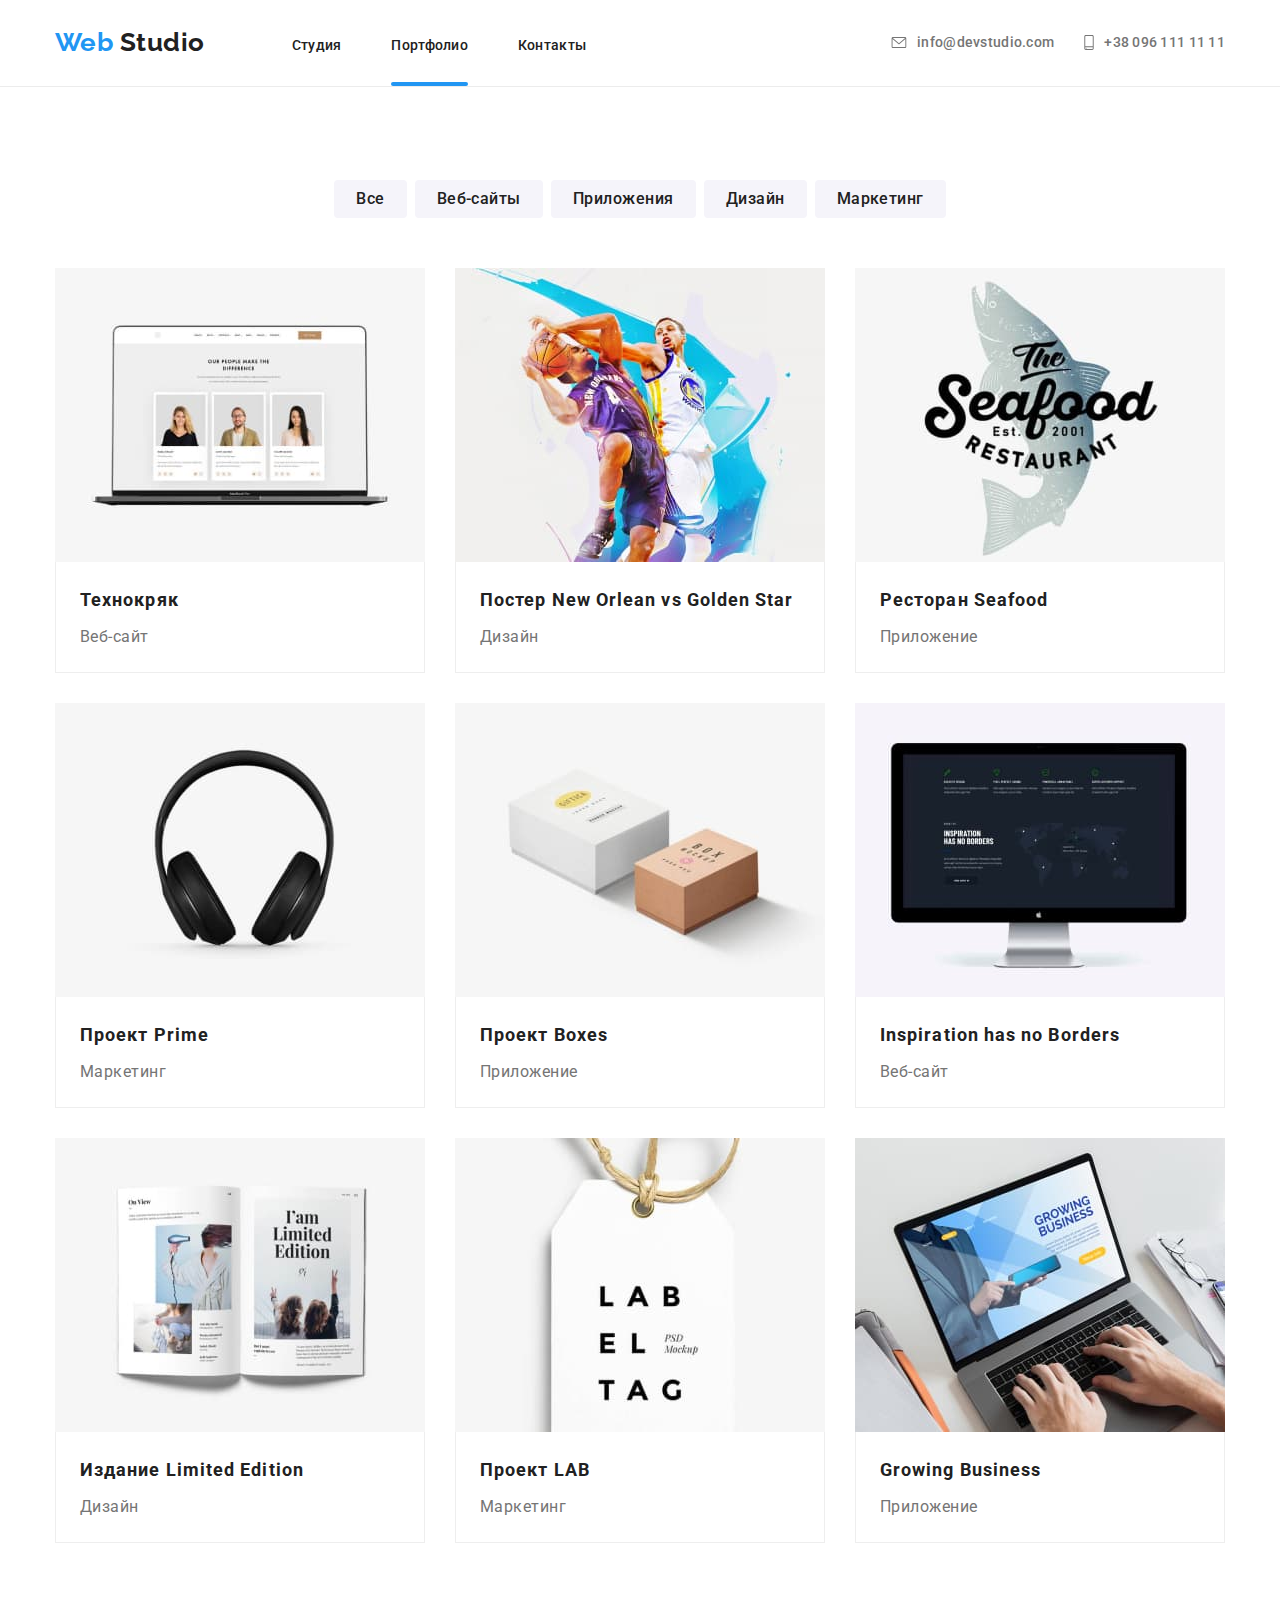
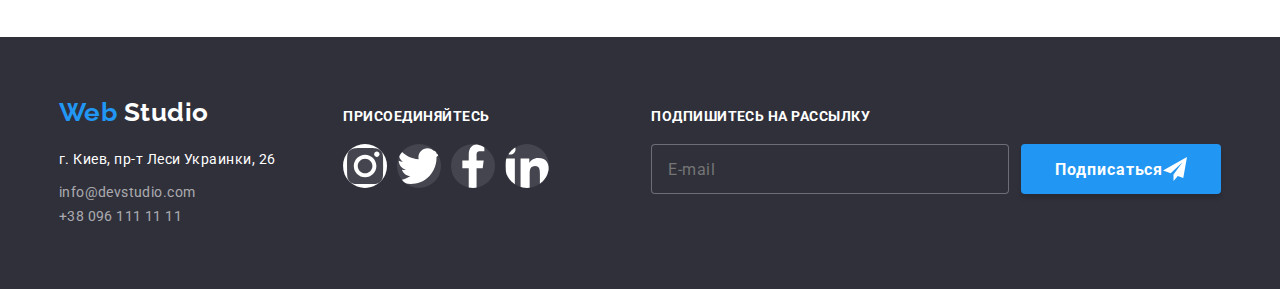
<file: portfolio.html>
<!DOCTYPE html>
<html lang="ru">
  <head>
    <meta charset="UTF-8" />
    <meta name="viewport" content="width=device-width, initial-scale=1.0" />
    <title>Портфолио</title>
    <link
      href="https://fonts.googleapis.com/css2?family=Raleway:wght@700&family=Roboto:wght@400;500;700;900&display=swap"
      rel="stylesheet"
    />
    <link rel="stylesheet" href="./css/portfolio-main.min.css" />
  </head>

  <body class="page">
    <!--Шапка страницы-->
    <header class="page-header">
      <nav class="container">
        <div class="main-nav">
          <a class="logo link" href="./index.html"
            >Web <span class="item">Studio</span></a
          >
          <button
            type="button"
            class="menu-button is-open"
            aria-expanded="false"
            aria-controls="menu-conteiner"
            data-menu-button
          >
            <svg
              width="40px"
              height="40px"
              aria-label="Переключатель мобильного меню"
            >
              <use class="icon-menu" href="./img/sprite.svg#icon-menu"></use>
              <use
                class="icon-cross"
                href="./img/sprite.svg#close"
              ></use>
            </svg>
          </button>
        </div>
        <div class="menu-conteiner" id="menu-conteiner" data-menu>
          <ul class="list site-nav">
            <li class="item">
              <a class="link" href="./index.html">Студия</a>
            </li>
            <li class="item">
              <a class="link focus" href="./portfolio.html" target="_blank"
                >Портфолио</a
              >
            </li>
            <li class="item"><a class="link" href="">Контакты</a></li>
          </ul>
          <ul class="mail-nav list">
            <li class="item">
              <a class="link" href="mailto:info@devstudio.com"
                ><svg class="mail-svg">
                  <use href="./img/sprite.svg#envelope"></use>
                </svg>
                info@devstudio.com</a
              >
            </li>
            <li class="item">
              <a class="link" href="tel:+380961111111">
                <svg class="smartphone-svg">
                  <use href="./img/sprite.svg#smartphone"></use>
                </svg>
                +38 096 111 11 11</a
              >
            </li>
          </ul>
        </div>
      </nav>
    </header>
    <!-- наполнение сайта -->
    <main class="section-portfolio">
      <div class="container">
        <h1 class="visually-hidden">Наши проекты</h1>
        <ul class="strainer list">
          <li class="item">
            <button type="button" class="radio-button">Все</button>
          </li>
          <li class="item">
            <button type="button" class="radio-button">Веб-сайты</button>
          </li>
          <li class="item">
            <button type="button" class="radio-button">Приложения</button>
          </li>
          <li class="item">
            <button type="button" class="radio-button">Дизайн</button>
          </li>
          <li class="item">
            <button type="button" class="radio-button">Маркетинг</button>
          </li>
        </ul>
        <ul class="projects list">
          <li class="item">
            <a class="projects-link link" href="">
              <div class="projects-box">
                <picture>
                  <source srcset="
                  ./img/project1-desktop-x1.jpg 1x,
                  ./img/project1-desktop-x2.jpg 2x" media="(min-width:1200px)"
                    sizes="(min-width: 1200px) 370px, (min-width: 768px) 354px, 450px" type="image/jpg">
                
                  <source srcset="
                  ./img/project1-tablet-x1 jpg 1x,
                  ./img/project1-tablet-x2.jpg 2x" media="(min-width:768px)"
                    sizes="(min-width: 1200px) 370px, (min-width: 768px) 354px, 450px" type="image/jpg">
                
                  <source srcset="
                  ./img/project1-mobile-x1.jpg 1x,
                  ./img/project1-mobile-x2.jpg 2x" media="(max-width:767px)"
                    sizes="(min-width: 1200px) 370px, (min-width: 768px) 354px, 450px" type="image/jpg">
                
                  <img src="./img/project1.jpg" alt="Проект 1">
                </picture>
                <p class="text">
                  Технокряк это современная площадка распространения
                  коронавируса. Компании используют эту платформу для цифрового
                  шпионажа и атак на защищённые сервера конкурентов.
                </p>
              </div>
              <div class="text-box">
                <h2 class="title">Технокряк</h2>
                <p class="imet">Веб-сайт</p>
              </div>
            </a>
          </li>
          <li class="item">
            <a class="projects-link link" href=""
              ><div class="projects-box">
              <picture>
                <source srcset="
                ./img/project2-desktop-x1.jpg 1x,
                ./img/project2-desktop-x2.jpg 2x" media="(min-width:1200px)"
                  sizes="(min-width: 1200px) 370px, (min-width: 768px) 354px, 450px" type="image/jpg">
              
                <source srcset="
                ./img/project2-tablet-x1.jpg 1x,
                ./img/project2-tablet-x2.jpg.jpg 2x" media="(min-width:768px)"
                  sizes="(min-width: 1200px) 370px, (min-width: 768px) 354px, 450px" type="image/jpg">
              
                <source srcset="
                ./img/project2-mobile-x1.jpg 1x,
                ./img/project2-mobile-x2.jpg.jpg 2x" media="(max-width:767px)"
                  sizes="(min-width: 1200px) 370px, (min-width: 768px) 354px, 450px" type="image/jpg">
              
                <img src="./img/project2.jpg" alt="проект 1">
              </picture>
                <p class="text">
                  Технокряк это современная площадка распространения
                  коронавируса. Компании используют эту платформу для цифрового
                  шпионажа и атак на защищённые сервера конкурентов.
                </p>
              </div>
              <div class="text-box">
                <h2 class="title">Постер New Orlean vs Golden Star</h2>
                <p class="imet">Дизайн</p>
              </div>
            </a>
          </li>
          <li class="item">
            <a class="projects-link link" href="">
              <div class="projects-box">
                <picture>
                  <source srcset="
                  ./img/project3-desktop-x1.jpg 1x,
                  ./img/project3-desktop-x2.jpg 2x" media="(min-width:1200px)"
                    sizes="(min-width: 1200px) 370px, (min-width: 768px) 354px, 450px" type="image/jpg">
                
                  <source srcset="
                  ./img/project3-tablet-x1.jpg 1x,
                  ./img/project3-tablet-x2.jpg 2x" media="(min-width:768px)"
                    sizes="(min-width: 1200px) 370px, (min-width: 768px) 354px, 450px" type="image/jpg">
                
                  <source srcset="
                  ./img/project3-mobile-x1.jpg 1x,
                  ./img/project3-mobile-x2.jpg 2x" media="(max-width:767px)"
                    sizes="(min-width: 1200px) 370px, (min-width: 768px) 354px, 450px" type="image/jpg">
                
                  <img src="./img/project3.jpg" alt="проект 1">
                </picture>
                <p class="text">
                  Технокряк это современная площадка распространения
                  коронавируса. Компании используют эту платформу для цифрового
                  шпионажа и атак на защищённые сервера конкурентов.
                </p>
              </div>
              <div class="text-box">
                <h2 class="title">Ресторан Seafood</h2>
                <p class="imet">Приложение</p>
              </div>
            </a>
          </li>
          <li class="item">
            <a class="projects-link link" href="">
              <div class="projects-box">
                <picture>
                  <source srcset="
                  ./img/project4-desktop-x1.jpg 1x,
                  ./img/project4-desktop-x2.jpg 2x" media="(min-width:1200px)"
                    sizes="(min-width: 1200px) 370px, (min-width: 768px) 354px, 450px" type="image/jpg">
                
                  <source srcset="
                  ./img/project4-tablet-x1.jpg 1x,
                  ./img/project4-tablet-x2.jpg 2x" media="(min-width:768px)"
                    sizes="(min-width: 1200px) 370px, (min-width: 768px) 354px, 450px" type="image/jpg">
                
                  <source srcset="
                  ./img/project4-mobile-x1.jpg 1x,
                  ./img/project4-mobile-x2.jpg 2x" media="(max-width:767px)"
                    sizes="(min-width: 1200px) 370px, (min-width: 768px) 354px, 450px" type="image/jpg">
                
                  <img src="./img/project4.jpg" alt="проект 1">
                </picture>
                <p class="text">
                  Технокряк это современная площадка распространения
                  коронавируса. Компании используют эту платформу для цифрового
                  шпионажа и атак на защищённые сервера конкурентов.
                </p>
              </div>
              <div class="text-box">
                <h2 class="title">Проект Prime</h2>
                <p class="imet">Маркетинг</p>
              </div>
            </a>
          </li>
          <li class="item">
            <a class="projects-link link" href="">
              <div class="projects-box">
                <picture>
                  <source srcset="
                  ./img/project5-desktop-x1.jpg 1x,
                  ./img/project5-desktop-x2.jpg 2x" media="(min-width:1200px)"
                    sizes="(min-width: 1200px) 370px, (min-width: 768px) 354px, 450px" type="image/jpg">
                
                  <source srcset="
                  ./img/project5-tablet-x1.jpg 1x,
                  ./img/project5-tablet-x2.jpg 2x" media="(min-width:768px)"
                    sizes="(min-width: 1200px) 370px, (min-width: 768px) 354px, 450px" type="image/jpg">
                
                  <source srcset="
                  ./img/project5-mobile-x1.jpg 1x,
                  ./img/project5-mobile-x2.jpg 2x" media="(max-width:767px)"
                    sizes="(min-width: 1200px) 370px, (min-width: 768px) 354px, 450px" type="image/jpg">
                
                  <img src="./img/project5.jpg" alt="проект 5">
                </picture>
                <p class="text">
                  Технокряк это современная площадка распространения
                  коронавируса. Компании используют эту платформу для цифрового
                  шпионажа и атак на защищённые сервера конкурентов.
                </p>
              </div>
              <div class="text-box">
                <h2 class="title">Проект Boxes</h2>
                <p class="imet">Приложение</p>
              </div>
            </a>
          </li>
          <li class="item">
            <a class="projects-link link" href="">
              <div class="projects-box">
              <picture>
                <source srcset="
                ./img/project6-desktop-x1.jpg 1x,
                ./img/project6-desktop-x2.jpg 2x" media="(min-width:1200px)"
                  sizes="(min-width: 1200px) 370px, (min-width: 768px) 354px, 450px" type="image/jpg">
              
                <source srcset="
                ./img/project6-tablet-x1.jpg 1x,
                ./img/project6-tablet-x2.jpg 2x" media="(min-width:768px)"
                  sizes="(min-width: 1200px) 370px, (min-width: 768px) 354px, 450px" type="image/jpg">
              
                <source srcset="
                ./img/project6-mobile-x1.jpg 1x,
                ./img/project6-mobile-x2.jpg 2x" media="(max-width:767px)"
                  sizes="(min-width: 1200px) 370px, (min-width: 768px) 354px, 450px" type="image/jpg">
              
                <img src="./img/project6.jpg" alt="проект 6">
              </picture>
                <p class="text">
                  Технокряк это современная площадка распространения
                  коронавируса. Компании используют эту платформу для цифрового
                  шпионажа и атак на защищённые сервера конкурентов.
                </p>
              </div>
              <div class="text-box">
                <h2 class="title">Inspiration has no Borders</h2>
                <p class="imet">Веб-сайт</p>
              </div>
            </a>
          </li>
          <li class="item">
            <a class="projects-link link" href="">
              <div class="projects-box">
                <picture>
                  <source srcset="
                  ./img/project7-desktop-x1.jpg 1x,
                  ./img/project7-desktop-x2.jpg 2x" media="(min-width:1200px)"
                    sizes="(min-width: 1200px) 370px, (min-width: 768px) 354px, 450px" type="image/jpg">
                
                  <source srcset="
                  ./img/project7-tablet-x1.jpg 1x,
                  ./img/project7-tablet-x2.jpg 2x" media="(min-width:768px)"
                    sizes="(min-width: 1200px) 370px, (min-width: 768px) 354px, 450px" type="image/jpg">
                
                  <source srcset="
                  ./img/project7-mobile-x1.jpg 1x,
                  ./img/project7-mobile-x2.jpg 2x" media="(max-width:767px)"
                    sizes="(min-width: 1200px) 370px, (min-width: 768px) 354px, 450px" type="image/jpg">
                
                  <img src="./img/project7.jpg" alt="проект 7">
                </picture>
                <p class="text">
                  Технокряк это современная площадка распространения
                  коронавируса. Компании используют эту платформу для цифрового
                  шпионажа и атак на защищённые сервера конкурентов.
                </p>
              </div>
              <div class="text-box">
                <h2 class="title">Издание Limited Edition</h2>
                <p class="imet">Дизайн</p>
              </div>
            </a>
          </li>
          <li class="item">
            <a class="projects-link link" href="">
              <div class="projects-box">
              <picture>
                <source srcset="
                ./img/project8-desktop-x1.jpg 1x,
                ./img/project8-desktop-x2.jpg 2x" media="(min-width:1200px)"
                  sizes="(min-width: 1200px) 370px, (min-width: 768px) 354px, 450px" type="image/jpg">
              
                <source srcset="
                ./img/project8-tablet-x1.jpg 1x,
                ./img/project8-tablet-x2.jpg 2x" media="(min-width:768px)"
                  sizes="(min-width: 1200px) 370px, (min-width: 768px) 354px, 450px" type="image/jpg">
              
                <source srcset="
                ./img/project8-mobile-x1.jpg 1x,
                ./img/project8-mobile-x2.jpg 2x" media="(max-width:767px)"
                  sizes="(min-width: 1200px) 370px, (min-width: 768px) 354px, 450px" type="image/jpg">
              
                <img src="./img/project8.jpg" alt="проект 8">
              </picture>
                <p class="text">
                  Технокряк это современная площадка распространения
                  коронавируса. Компании используют эту платформу для цифрового
                  шпионажа и атак на защищённые сервера конкурентов.
                </p>
              </div>
              <div class="text-box">
                <h2 class="title">Проект LAB</h2>
                <p class="imet">Маркетинг</p>
              </div>
            </a>
          </li>
          <li class="item">
            <a class="projects-link link" href="">
              <div class="projects-box">
              <picture>
                <source srcset="
                ./img/project9-desktop-x1.jpg 1x,
                ./img/project9-desktop-x2.jpg 2x" media="(min-width:1200px)"
                  sizes="(min-width: 1200px) 370px, (min-width: 768px) 354px, 450px" type="image/jpg">
              
                <source srcset="
                ./img/project9-tablet-x1.jpg 1x,
                ./img/project9-tablet-x2.jpg 2x" media="(min-width:768px)"
                  sizes="(min-width: 1200px) 370px, (min-width: 768px) 354px, 450px" type="image/jpg">
              
                <source srcset="
                ./img/project9-mobile-x1.jpg 1x,
                ./img/project9-mobile-x1.jpg 2x" media="(max-width:767px)"
                  sizes="(min-width: 1200px) 370px, (min-width: 768px) 354px, 450px" type="image/jpg">
              
                <img src="./img/project9.jpg" alt="проект 1">
              </picture>
                <p class="text">
                  Технокряк это современная площадка распространения
                  коронавируса. Компании используют эту платформу для цифрового
                  шпионажа и атак на защищённые сервера конкурентов.
                </p>
              </div>
              <div class="text-box">
                <h2 class="title">Growing Business</h2>
                <p class="imet">Приложение</p>
              </div>
            </a>
          </li>
        </ul>
      </div>
    </main>
    <!-- Подвал сайта -->
    <footer class="footer">
      <div class="container">
        <div class="block-contacts">
          <a class="logo link" href="./index.html"
            >Web <span class="word">Studio</span></a
          >
          <address>
            <ul class="list block-contacts__address">
              <li>
                <a
                  rel="noopener"
                  class="location link"
                  href="https://goo.gl/maps/NypTD91cG4czdafWA"
                  target="_blank"
                  >г. Киев, пр-т Леси Украинки, 26</a
                >
              </li>
              <li>
                <a
                  class="contacts link contacts--mail"
                  href="mailto:info@devstudio.com"
                  >info@devstudio.com</a
                >
              </li>
              <li>
                <a class="contacts link" href="tel:+380961111111"
                  >+38 096 111 11 11</a
                >
              </li>
            </ul>
          </address>
        </div>
        <div class="blok-action">
          <b class="action">присоединяйтесь</b>
          <ul class="list blok-action__social-networks">
            <li class="item">
              <a class="link" href="" aria-label="ссылка на инстаграм">
                <svg class="blok-action__social-networks__svg" width="20" height="20">
                  <use href="./img/sprite.svg#icon-instagram"></use>
                </svg>
              </a>
            </li>
            <li class="item">
              <a class="link" href="" aria-label="ссылка на твитер">
                <svg class="blok-action__social-networks__svg" width="20" height="20">
                  <use href="./img/sprite.svg#icon-twitter"></use>
                </svg>
              </a>
            </li>
            <li class="item">
              <a class="link" href="" aria-label="ссылка на фейсбук">
                <svg class="blok-action__social-networks__svg" width="20" height="20">
                  <use href="./img/sprite.svg#icon-facebook"></use>
                </svg>
              </a>
            </li>
            <li class="item">
              <a class="link" href="" aria-label="ссылка на линкендин">
                <svg class="blok-action__social-networks__svg" width="20" height="20">
                  <use href="./img/sprite.svg#icon-linkedin"></use>
                </svg>
              </a>
            </li>
          </ul>
        </div>
        <div class="blok-form">
          <b class="action">Подпишитесь на рассылку</b>
          <form class="blok-action__form js-speaker-form">
            <input
              type="email"
              name="user-mail"
              class="blok-action__email-input"
              placeholder="E-mail"
            />
            <button type="submit" class="blok-action__button">
              Подписаться
              <svg class="blok-action__button-icon">
                <use href="./img/sprite.svg#icon-icon-send"></use>
              </svg>
            </button>
          </form>
        </div>
      </div>
    </footer>
    <script src="./js/menu.js"></script>
  </body>
</html>
</file>
<file: css/portfolio-main.min.css>
/*! normalize.css v8.0.1 | MIT License | github.com/necolas/normalize.css */html{line-height:1.15;-webkit-text-size-adjust:100%}body{margin:0}main{display:block}h1{font-size:2em;margin:0.67em 0}hr{box-sizing:content-box;height:0;overflow:visible}pre{font-family:monospace, monospace;font-size:1em}a{background-color:transparent}abbr[title]{border-bottom:none;text-decoration:underline;text-decoration:underline dotted}b,strong{font-weight:bolder}code,kbd,samp{font-family:monospace, monospace;font-size:1em}small{font-size:80%}sub,sup{font-size:75%;line-height:0;position:relative;vertical-align:baseline}sub{bottom:-0.25em}sup{top:-0.5em}img{border-style:none}button,input,optgroup,select,textarea{font-family:inherit;font-size:100%;line-height:1.15;margin:0}button,input{overflow:visible}button,select{text-transform:none}button,[type="button"],[type="reset"],[type="submit"]{-webkit-appearance:button}button::-moz-focus-inner,[type="button"]::-moz-focus-inner,[type="reset"]::-moz-focus-inner,[type="submit"]::-moz-focus-inner{border-style:none;padding:0}button:-moz-focusring,[type="button"]:-moz-focusring,[type="reset"]:-moz-focusring,[type="submit"]:-moz-focusring{outline:1px dotted ButtonText}fieldset{padding:0.35em 0.75em 0.625em}legend{box-sizing:border-box;color:inherit;display:table;max-width:100%;padding:0;white-space:normal}progress{vertical-align:baseline}textarea{overflow:auto}[type="checkbox"],[type="radio"]{box-sizing:border-box;padding:0}[type="number"]::-webkit-inner-spin-button,[type="number"]::-webkit-outer-spin-button{height:auto}[type="search"]{-webkit-appearance:textfield;outline-offset:-2px}[type="search"]::-webkit-search-decoration{-webkit-appearance:none}::-webkit-file-upload-button{-webkit-appearance:button;font:inherit}details{display:block}summary{display:list-item}template{display:none}[hidden]{display:none}html{box-sizing:border-box}*,*::before,*::after{box-sizing:inherit}address{font-style:normal}img{display:block;margin:0;width:100%;height:auto}.visually-hidden{position:absolute;width:1px;height:1px;margin:-1px;border:0;padding:0;white-space:nowrap;clip-path:inset(100%);clip:rect(0 0 0 0);overflow:hidden}.page{margin:0;color:#757575;background-color:#fff;font-family:Roboto, sans-serif;letter-spacing:0.03em}.list{list-style:none;padding:0;margin:0}.link{text-decoration:none;display:block;transition:color 250ms cubic-bezier(0.4, 0, 0.2, 1)}.page .link:hover,.page .link:focus{color:#2196f3}body.modal-open{overflow:hidden}.blok-action__social-networks .link{display:flex;justify-content:center;align-items:center;width:44px;height:44px;border-radius:50%;transition:background-color 250ms cubic-bezier(0.4, 0, 0.2, 1)}.logo{color:#2196f3;font-family:Raleway, sans-serif;font-weight:700;font-size:26px;line-height:1.2}.word{color:#fff}.logo .item{color:#212121}.container{padding-left:15px;padding-right:15px;margin:0 auto}@media screen and (min-width: 480px){.container{width:480px}}@media screen and (min-width: 768px){.container{width:768px}}@media screen and (min-width: 1200px){.container{width:1200px}}.section-title{margin-top:0;margin-bottom:30px;font-weight:700;font-size:36px;line-height:1.17;text-align:center;color:#212121}@media screen and (min-width: 1200px){.section-title{margin-bottom:50px}}.title{margin-top:0;margin-bottom:10px}.section-team,.section-customers{padding-top:60px;padding-bottom:60px}@media screen and (min-width: 1200px){.section-team,.section-customers{padding-top:94px;padding-bottom:94px}}.section-advantages{padding-top:60px;padding-bottom:60px}@media screen and (min-width: 1200px){.section-advantages{padding-top:94px;padding-bottom:47px}}.section-works{padding-bottom:94px;padding-top:47px}@media screen and (max-width: 1200px){.section-works{display:none}}.site-nav .focus{color:#2196f3}.site-nav .focus::after{display:block;content:"";width:100%;height:4px;border-radius:2px;background-color:#2196f3;margin-top:28px}@media screen and (max-width: 767px){.site-nav .focus::after{margin-top:8px}}.page-header{position:relative;border-bottom:1px solid #ececec}@media screen and (min-width: 768px){.page-header .container{display:flex;justify-content:space-between;align-items:center}}@media screen and (max-width: 767px){.menu-conteiner{position:absolute;top:100%;left:0;width:100%;padding-top:60px;padding-bottom:60px;background-color:#fff;z-index:999;transform-origin:top right;transform:scale(0);transition:transform 400ms cubic-bezier(0.4, 0, 0.2, 1)}.menu-conteiner.is-open{transform:scale(1)}}@media screen and (min-width: 768px){.menu-conteiner{display:flex;justify-content:center}}@media screen and (max-width: 767px){.site-nav{margin-right:auto;margin-left:auto;margin-bottom:60px}.site-nav .item{margin-bottom:40px;text-align:center}.site-nav .item:last-child{margin-bottom:0}}@media screen and (min-width: 768px){.site-nav{display:flex;margin-right:84px;padding-top:38px}.site-nav .item{margin-right:50px}.site-nav .item:last-child{margin-right:0}}@media screen and (min-width: 1200px){.site-nav{margin-right:305px}.site-nav .item{margin-right:50px}.site-nav .item:last-child{margin-right:0}}.site-nav .link{margin-right:auto;margin-left:auto;display:block;width:max-content;text-align:center;color:#212121;font-weight:500;font-size:14px;line-height:1.14;letter-spacing:0.02em}.site-nav .link:hover,.site-nav .link:focus{color:#2196f3}@media screen and (max-width: 767px){.mail-nav .item{margin-bottom:16px}.mail-nav .item:last-child{margin-bottom:0}}@media screen and (min-width: 768px){.mail-nav{padding-top:21px;padding-bottom:21px}.mail-nav .item{margin-bottom:10px}.mail-nav .item:last-child{margin-bottom:0}}@media screen and (min-width: 1200px){.mail-nav{display:flex;justify-content:center;align-items:center}.mail-nav .item{margin-right:30px;margin-bottom:0}.mail-nav .item:last-child{margin-right:0}}.mail-nav .link{display:flex;align-items:center;justify-content:center;color:#757575;font-weight:500;font-size:14px;line-height:1.14;letter-spacing:0.02em;text-align:center;transition:color 250ms cubic-bezier(0.4, 0, 0.2, 1)}@media screen and (min-width: 768px){.mail-nav .link{justify-content:flex-start}}@media screen and (max-width: 767px){.main-nav{display:flex;justify-content:space-between;align-items:center;padding-top:10px;padding-bottom:10px}}@media screen and (min-width: 768px){.main-nav{padding-top:26px;padding-bottom:26px}}.main-nav .menu-button{display:inline-flex;margin:0;padding:0;border:none;background-color:transparent;outline:none;cursor:pointer}@media screen and (min-width: 768px){.main-nav .menu-button{display:none}}.main-nav .menu-button .icon-menu{display:none}.main-nav .menu-button.is-open .icon-menu{display:block}.main-nav .menu-button.is-open .icon-cross{display:none}.main-nav .menu-button:hover,.main-nav .menu-button:focus{fill:#2196f3}.mail-svg{width:16px;height:11px;margin-right:10px;fill:#757575;transition:fill 250ms cubic-bezier(0.4, 0, 0.2, 1)}.mail-nav .link:hover .mail-svg,.mail-nav .link:focus .mail-svg{fill:#2196f3}.smartphone-svg{width:10px;height:15px;margin-right:10px;fill:#757575;transition:fill 250ms cubic-bezier(0.4, 0, 0.2, 1)}.mail-nav .link:hover .smartphone-svg,.mail-nav .link:focus .smartphone-svg{fill:#2196f3}.section-portfolio{padding-top:60px;padding-bottom:60px}@media screen and (min-width: 1200px){.section-portfolio{padding-top:93px;padding-bottom:94px}}.strainer{display:flex;flex-wrap:wrap;margin-bottom:40px}@media screen and (min-width: 768px){.strainer{justify-content:center;margin-bottom:30px}}@media screen and (min-width: 1200px){.strainer{margin-bottom:50px}}.strainer .item{margin-right:8px;margin-bottom:15px}.strainer .item:nth-child(n+4){margin-bottom:0}.strainer .item:last-child{margin-right:0}@media screen and (min-width: 768px){.strainer .item{margin-bottom:0}}.strainer .radio-button{padding-top:6px;padding-right:22px;padding-bottom:6px;padding-left:22px;background-color:#f5f4fa;border-radius:4px;border:none;font-weight:500;font-size:16px;line-height:1.62;text-align:center;letter-spacing:0.03em;color:#212121;cursor:pointer;transition:color 250ms cubic-bezier(0.4, 0, 0.2, 1),background-color 250ms cubic-bezier(0.4, 0, 0.2, 1),box-shadow 250ms cubic-bezier(0.4, 0, 0.2, 1)}.strainer .radio-button:hover,.strainer .radio-button:focus{box-shadow:0px 2px 2px rgba(0,0,0,0.12),0px 1px 2px rgba(0,0,0,0.08),0px 3px 1px rgba(0,0,0,0.1);background-color:#2196f3;color:#fff}@media screen and (min-width: 768px){.projects{display:flex;flex-wrap:wrap;margin:-15px}}.projects .item{margin-left:auto;margin-right:auto;margin-bottom:30px;overflow:hidden;transition:box-shadow 250ms cubic-bezier(0.4, 0, 0.2, 1)}.projects .item:last-child{margin-bottom:0}@media screen and (min-width: 768px){.projects .item{width:calc((100% - 60px) / 2);margin:15px}}@media screen and (min-width: 1200px){.projects .item{width:calc((100% - 90px) / 3)}}.projects .item:hover,.projects .item:focus{box-shadow:1px 4px 6px rgba(0,0,0,0.16),0px 4px 4px rgba(0,0,0,0.06),0px 1px 1px rgba(0,0,0,0.12)}.projects-box{position:relative;overflow:hidden}.projects-box .text{position:absolute;top:0;right:0;height:100%;width:100%;margin:0;padding:30px 24px;font-size:16px;line-height:1.75;letter-spacing:0.03em;color:#fff;background-color:rgba(33,150,243,0.9);transform:translateY(110%);transition:transform 250ms cubic-bezier(0.4, 0, 0.2, 1)}@media screen and (min-width: 480px){.projects-box .text{font-size:18px;line-height:1.56;padding:77px 24px}}@media screen and (min-width: 768px){.projects-box .text{padding:49px 24px}}@media screen and (min-width: 1200px){.projects-box .text{padding:63px 24px}}.projects-link:hover .projects-box .text,.projects-link:focus .projects-box .text{transform:translateY(0)}.text-box{border-left:1px solid #eee;border-bottom:1px solid #eee;border-right:1px solid #eee;padding-top:20px;padding-bottom:20px;padding-left:24px}.text-box .title{margin-top:0;margin-bottom:4px;font-weight:700;font-size:18px;line-height:2;letter-spacing:0.06em;color:#212121}.text-box .imet{margin-top:0;margin-bottom:0;font-size:16px;line-height:1.87;letter-spacing:0.03em;color:#757575}.footer{padding-top:60px;padding-bottom:60px;background-color:#2f303a}@media screen and (min-width: 768px){.footer .container{display:flex;flex-wrap:wrap;justify-content:space-around;align-items:center}}@media screen and (min-width: 1200px){.footer .container{justify-content:space-around;align-items:baseline}}.footer .logo{margin-bottom:20px;text-align:center}@media screen and (min-width: 1200px){.footer .logo{text-align:start}}.footer .action{display:block;margin-bottom:20px;font-weight:700;font-size:14px;line-height:1.14;text-align:center;text-transform:uppercase;color:#fff}@media screen and (min-width: 1200px){.footer .action{text-align:start}}@media screen and (min-width: 768px){.block-contacts{margin-left:70px}}@media screen and (min-width: 1200px){.block-contacts{margin-left:0}}.block-contacts__address{margin-bottom:60px;text-align:center}@media screen and (min-width: 1200px){.block-contacts__address{text-align:start;margin-bottom:0}}.block-contacts__address .location{display:block;margin-bottom:9px;font-size:14px;line-height:1.71;color:#fff}.block-contacts__address .contacts{font-size:14px;line-height:1.71;letter-spacing:0.03em;color:rgba(255,255,255,0.6)}.block-contacts__address .contakcts--mail{display:block;margin-bottom:9px}.blok-action{width:206px;margin-left:auto;margin-right:auto;margin-bottom:60px}@media screen and (min-width: 768px){.blok-action{margin-left:165px}}@media screen and (min-width: 1200px){.blok-action{margin-left:60px;margin-bottom:0;margin-right:94px}}@media screen and (min-width: 768px){.blok-form{width:450px}}@media screen and (min-width: 1200px){.blok-form{width:570px}}.blok-action__social-networks{display:flex}.blok-action__social-networks .item{margin-right:10px;width:calc((100% - 30px) / 4)}.blok-action__social-networks .item:nth-child(4n){margin-right:0}.blok-action__social-networks .link{background-color:rgba(255,255,255,0.1);fill:#fff}.blok-action__social-networks .link:hover,.blok-action__social-networks .link:focus{background-color:#2196f3}.blok-action__social-networks__svg{width:44px;height:44px;border-radius:50%}@media screen and (min-width: 1200px){.blok-action__form{display:flex;justify-content:center}}.blok-action__email-input{display:block;margin-bottom:20px;width:100%;height:50px;border:1px solid rgba(255,255,255,0.3);border-radius:4px;background-color:#2f303a;padding:15px 16px;font-size:16px;line-height:1.25;letter-spacing:0.03em;color:rgba(255,255,255,0.6);transition:border 250ms cubic-bezier(0.4, 0, 0.2, 1)}@media screen and (min-width: 1200px){.blok-action__email-input{width:358px;margin-bottom:0;margin-right:12px}}.blok-action__email-input:focus{border-color:#2196f3;outline:none}.blok-action__button{display:flex;justify-content:center;align-items:center;padding-top:10px;padding-bottom:10px;margin-left:auto;margin-right:auto;width:200px;height:50px;background-color:#2196f3;border:none;box-shadow:0px 4px 4px rgba(0,0,0,0.15);border-radius:4px;font-weight:bold;font-size:16px;line-height:1.87;text-align:center;letter-spacing:0.06em;color:#fff;cursor:pointer}@media screen and (min-width: 1200px){.blok-action__button{margin-left:0;margin-right:0}}.blok-action__button-icon{width:24px;height:24px;fill:#fff}
/*# sourceMappingURL=portfolio-main.min.css.map */
</file>
